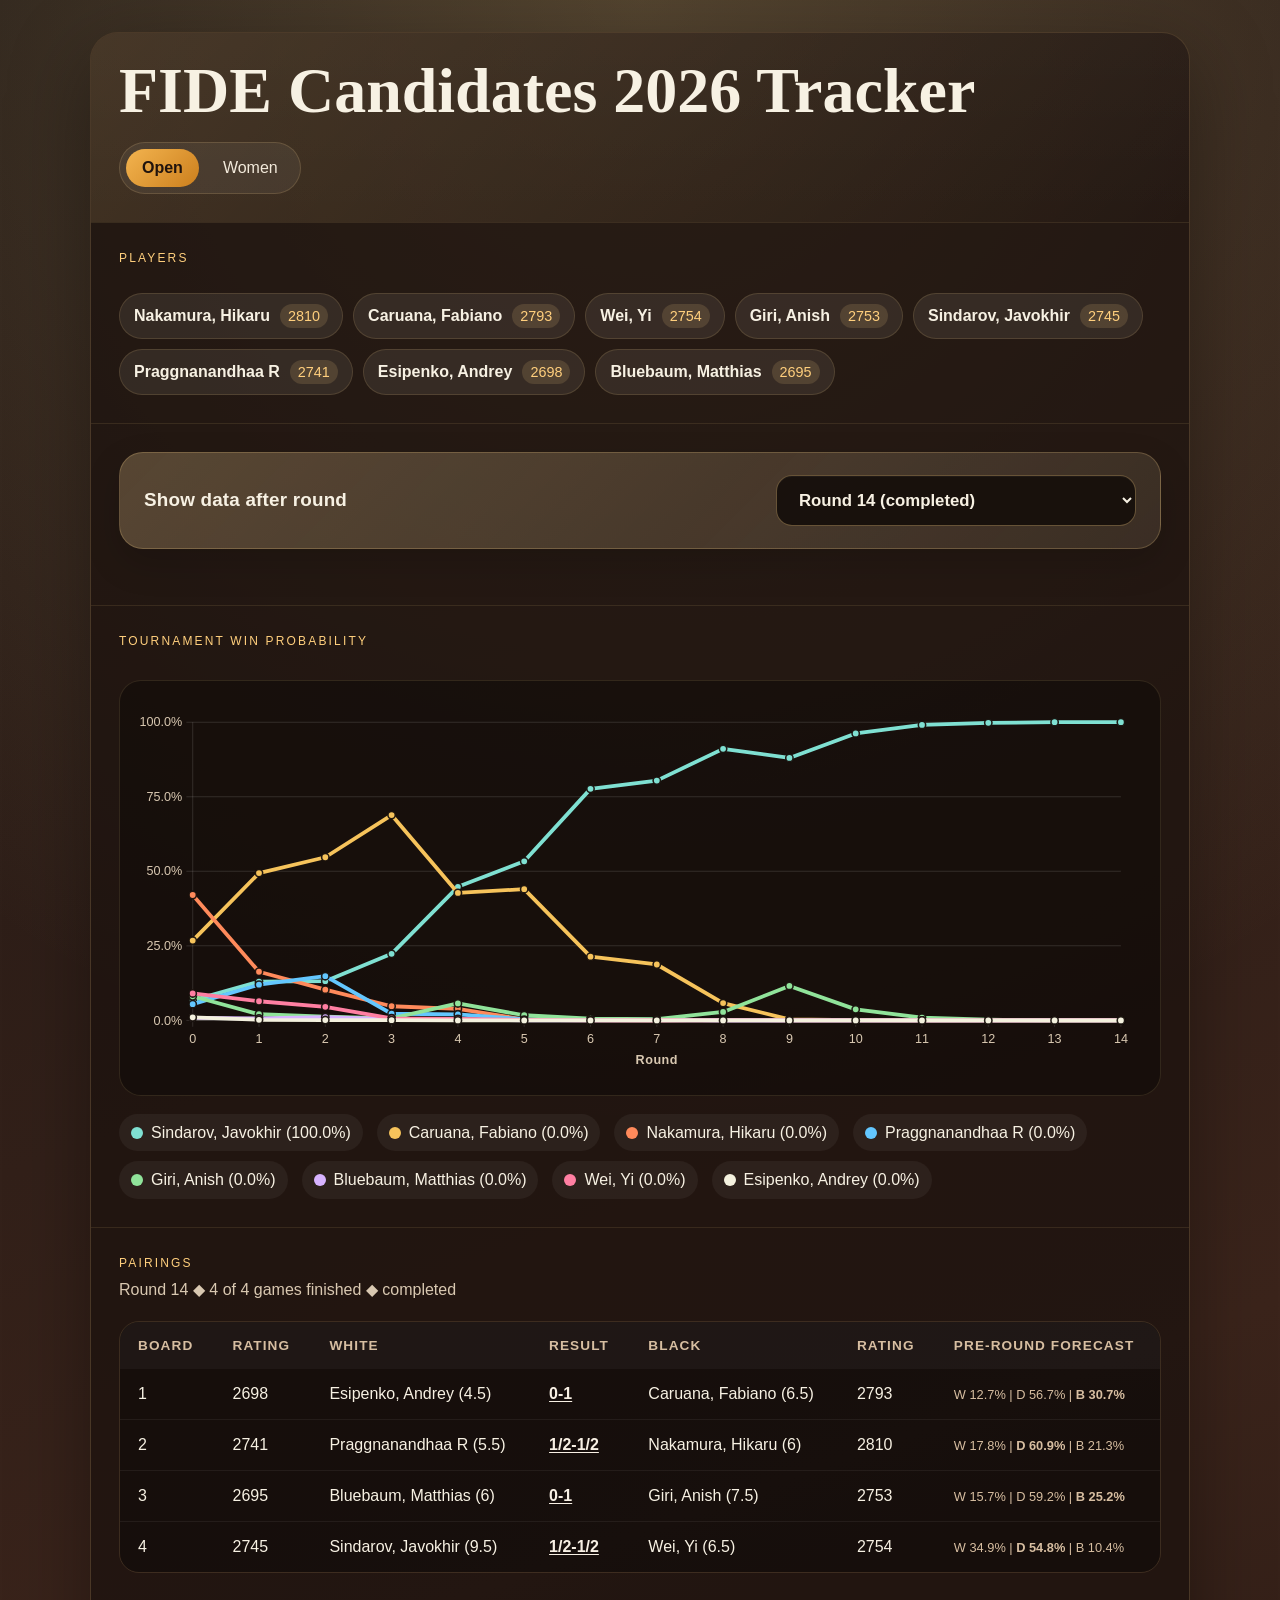
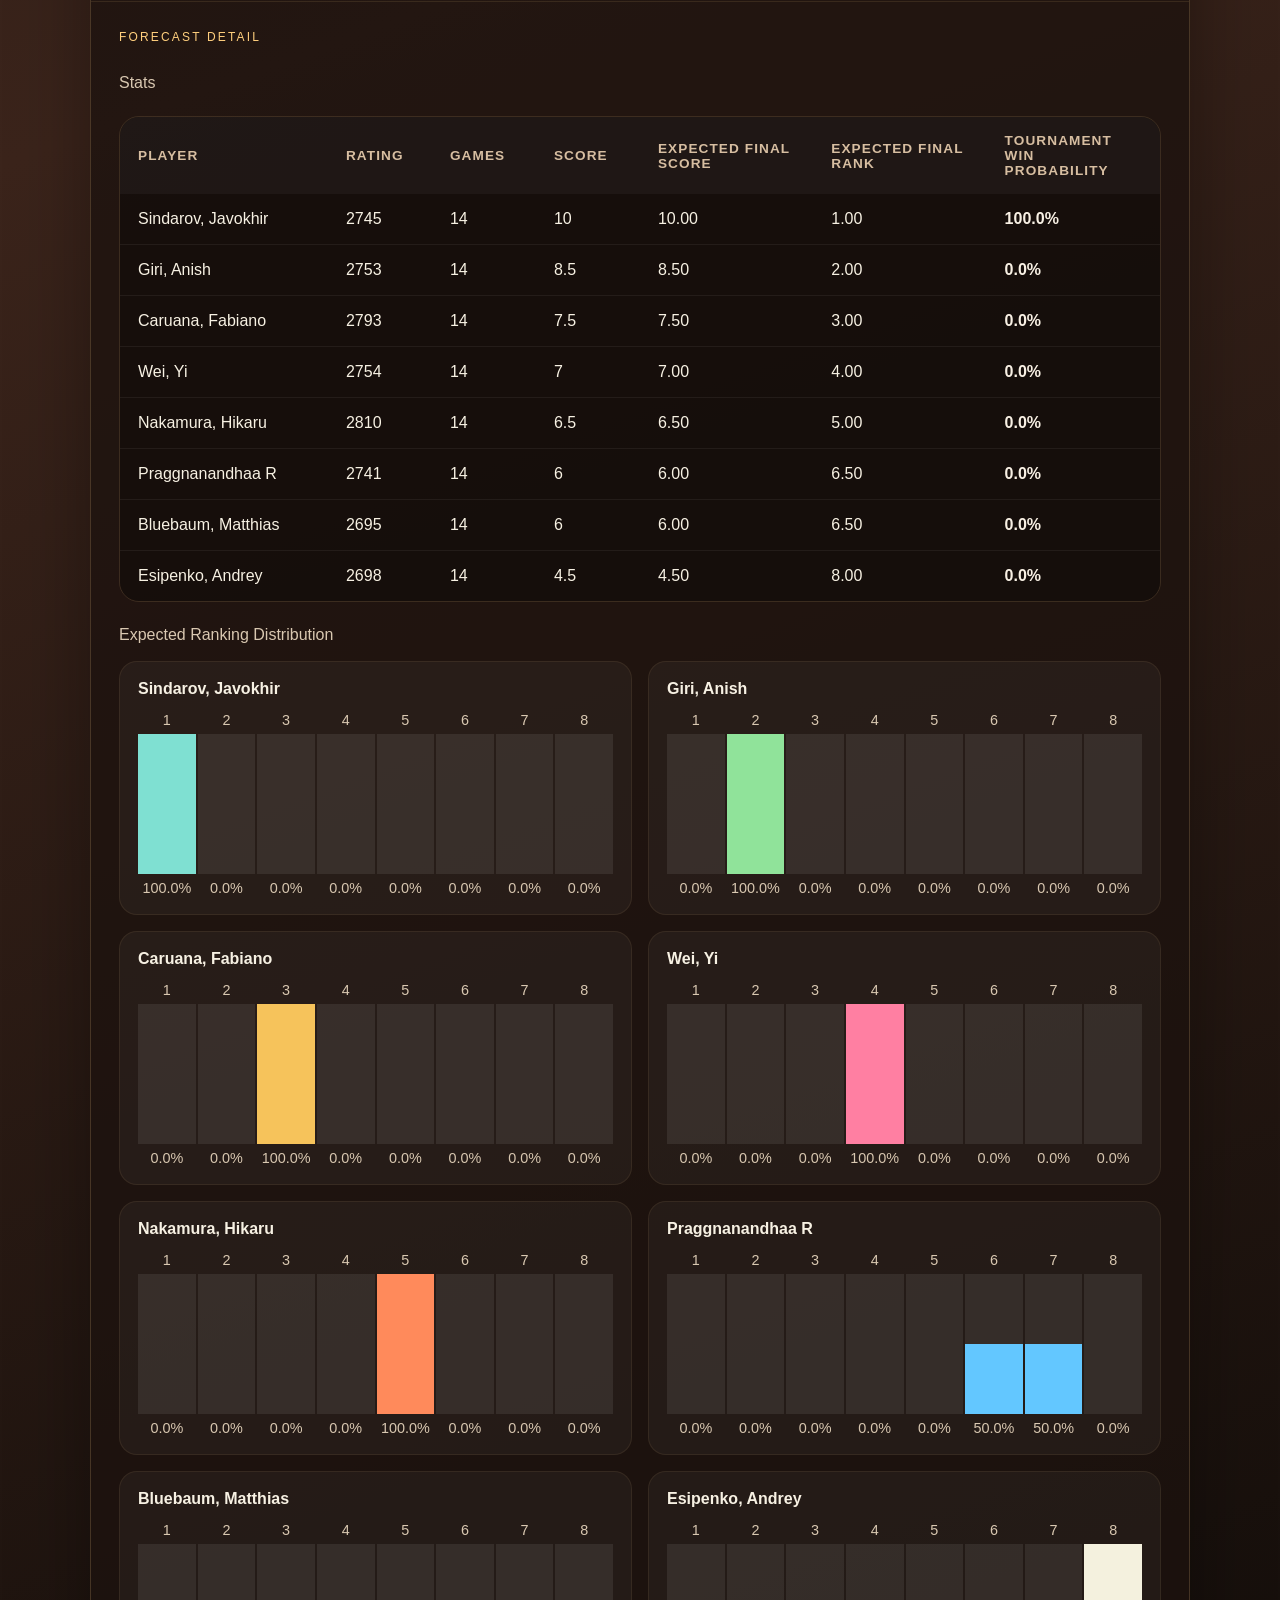
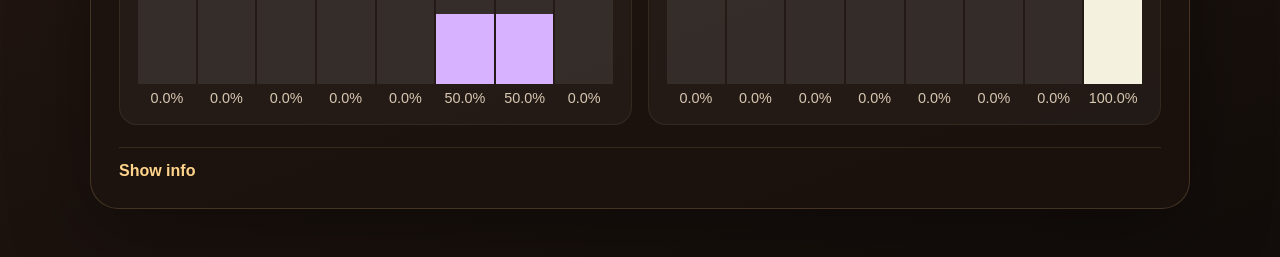
<file: index.html>
<!doctype html>
<html lang="en">
  <head>
    <meta charset="UTF-8" />
    <meta name="viewport" content="width=device-width, initial-scale=1.0" />
    <title>Candidates 2026 Tracker</title>
    <meta
      name="description"
      content="Track the 2026 FIDE Candidates Tournament by round."
    />
    <link rel="icon" href="/favicon.svg" type="image/svg+xml" />
    <link rel="stylesheet" href="/src/styles.css" />
  </head>
  <body>
    <div id="root"></div>
    <script src="/vendor/react.development.js"></script>
    <script src="/vendor/react-dom.development.js"></script>
    <script type="module" src="/src/main.js"></script>
  </body>
  </html>
</file>
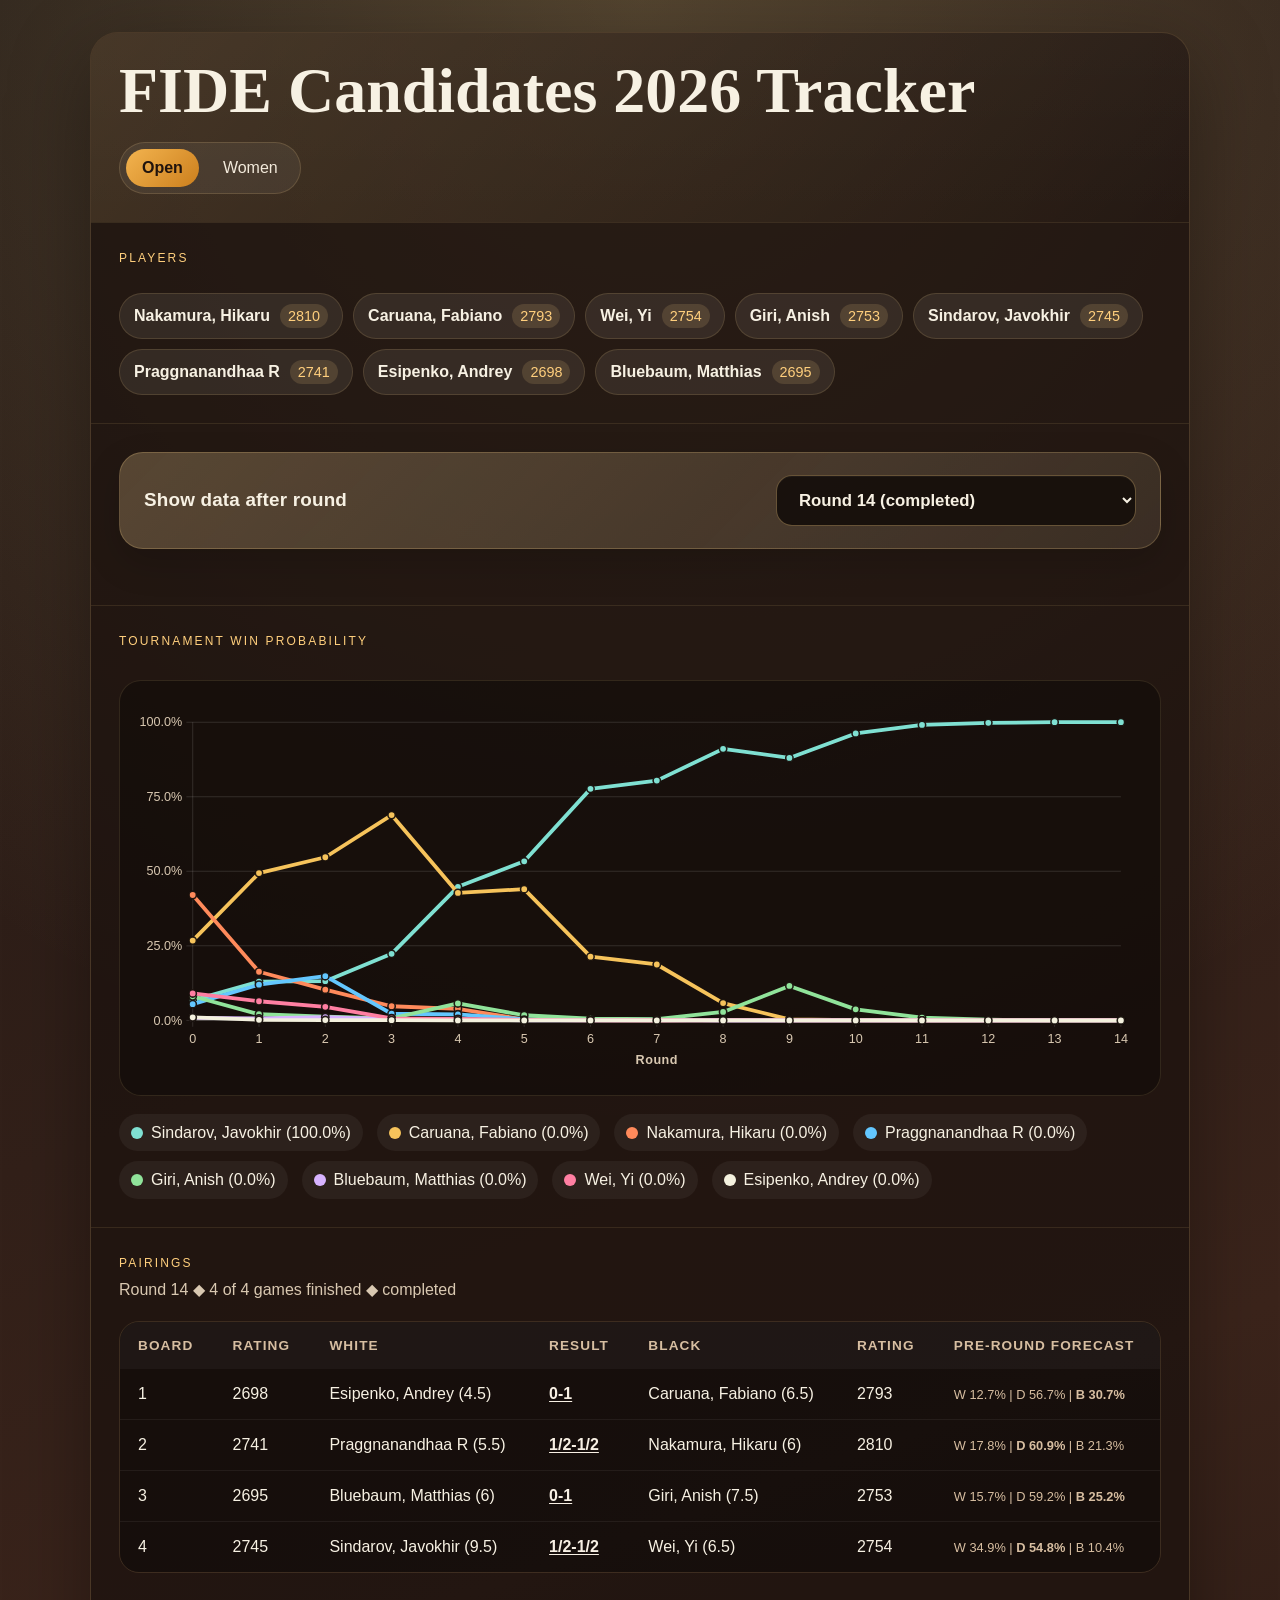
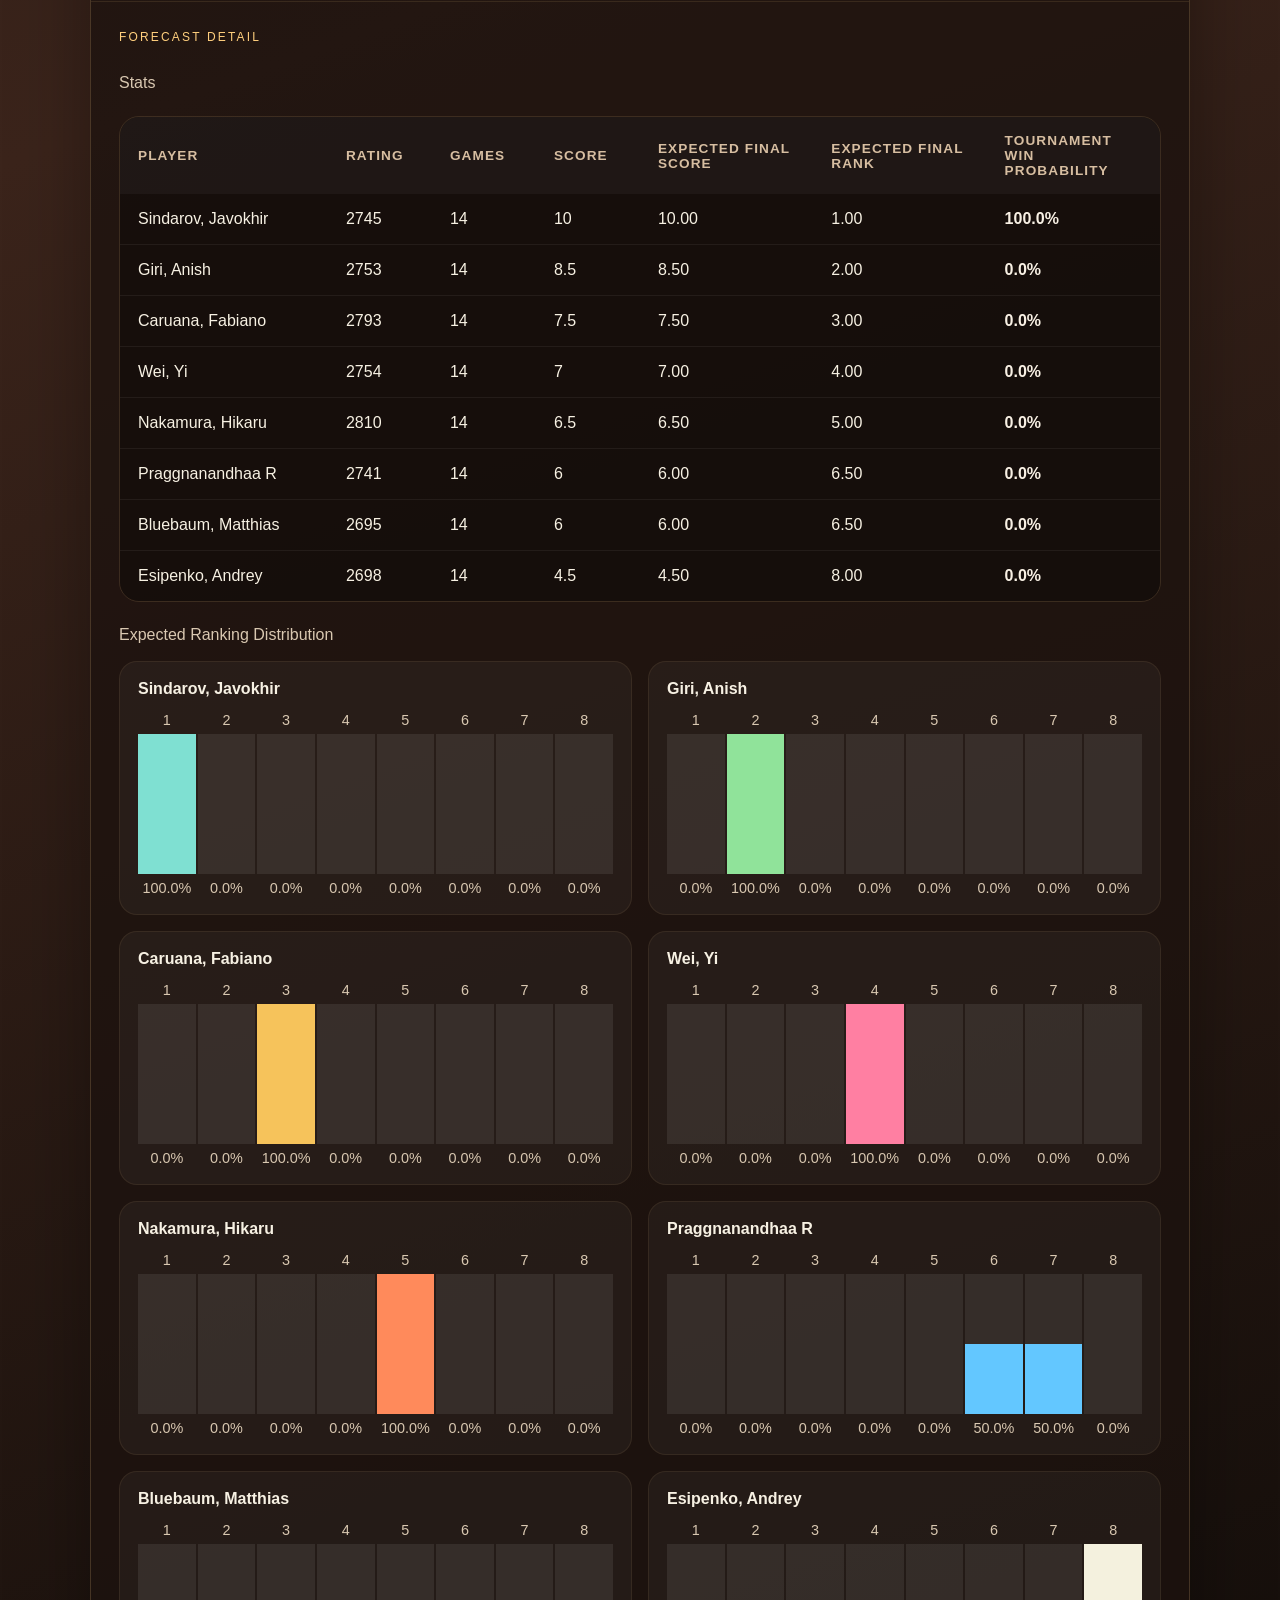
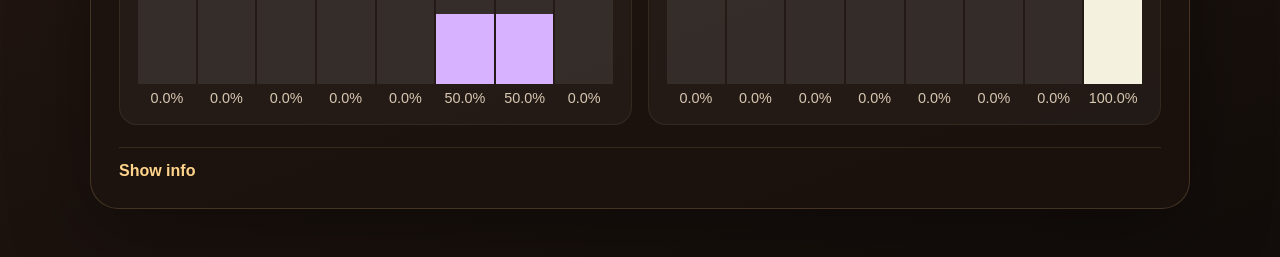
<file: open/index.html>
<!doctype html>
<html lang="en">
  <head>
    <meta charset="UTF-8" />
    <meta name="viewport" content="width=device-width, initial-scale=1.0" />
    <title>Candidates 2026 Tracker</title>
    <meta
      name="description"
      content="Track the 2026 FIDE Candidates Tournament by round."
    />
    <link rel="icon" href="/favicon.svg" type="image/svg+xml" />
    <link rel="stylesheet" href="/src/styles.css" />
  </head>
  <body>
    <div id="root"></div>
    <script src="/vendor/react.development.js"></script>
    <script src="/vendor/react-dom.development.js"></script>
    <script type="module" src="/src/main.js"></script>
  </body>
</html>
</file>
<file: src/styles.css>
:root {
  font-family: "IBM Plex Sans", "Avenir Next", sans-serif;
  color: #f7f1e3;
  background:
    radial-gradient(circle at top, rgba(207, 178, 114, 0.28), transparent 32%),
    linear-gradient(160deg, #201815 0%, #3b241b 45%, #120d0a 100%);
  color-scheme: dark;
  font-synthesis: none;
  text-rendering: optimizeLegibility;
  -webkit-font-smoothing: antialiased;
  -moz-osx-font-smoothing: grayscale;
}

* {
  box-sizing: border-box;
}

body {
  margin: 0;
  min-width: 320px;
  min-height: 100vh;
}

a {
  color: #ffd48a;
}

button {
  font: inherit;
}

.page-shell {
  min-height: 100vh;
  padding: 32px 20px 48px;
}

.app-card {
  width: min(1100px, 100%);
  margin: 0 auto;
  background: rgba(29, 19, 15, 0.78);
  border: 1px solid rgba(255, 212, 138, 0.18);
  border-radius: 28px;
  box-shadow: 0 24px 80px rgba(0, 0, 0, 0.35);
  overflow: hidden;
}

.hero,
.players-panel,
.simulation-panel,
.rounds-panel {
  padding: 28px;
}

.hero {
  background:
    linear-gradient(135deg, rgba(255, 212, 138, 0.15), rgba(255, 212, 138, 0)),
    linear-gradient(180deg, rgba(255, 255, 255, 0.02), rgba(255, 255, 255, 0));
}

.eyebrow,
.section-kicker {
  margin: 0 0 10px;
  text-transform: uppercase;
  letter-spacing: 0.18em;
  font-size: 0.75rem;
  color: #ffcf7d;
}

.hero h1,
.rounds-header h2,
.players-panel h2 {
  margin: 0;
  font-family: Georgia, "Times New Roman", serif;
  font-weight: 700;
}

.hero h1 {
  font-size: clamp(2.3rem, 5vw, 4.3rem);
  line-height: 0.95;
}

.lede {
  margin: 16px 0 0;
  max-width: 44rem;
  font-size: 1.05rem;
  color: #eadfcd;
}

.division-toggle {
  display: inline-flex;
  gap: 8px;
  margin-top: 20px;
  padding: 6px;
  border-radius: 999px;
  background: rgba(255, 255, 255, 0.06);
  border: 1px solid rgba(255, 212, 138, 0.16);
}

.division-tab {
  display: inline-flex;
  align-items: center;
  justify-content: center;
  border: 0;
  border-radius: 999px;
  padding: 10px 16px;
  background: transparent;
  color: #f3eadb;
  cursor: pointer;
  text-decoration: none;
}

.division-tab.active {
  background: linear-gradient(135deg, #f3b44f, #cc7f1d);
  color: #21140d;
  font-weight: 700;
}

.hero-meta {
  display: flex;
  flex-wrap: wrap;
  gap: 12px 18px;
  margin-top: 20px;
  font-size: 0.95rem;
  color: #d6c5af;
}

.players-panel {
  border-top: 1px solid rgba(255, 212, 138, 0.1);
}

.players-grid {
  display: flex;
  flex-wrap: wrap;
  gap: 10px;
  margin-top: 16px;
}

.player-pill {
  display: inline-flex;
  align-items: center;
  gap: 10px;
  padding: 10px 14px;
  border-radius: 999px;
  background: rgba(255, 248, 237, 0.08);
  border: 1px solid rgba(255, 212, 138, 0.14);
}

.player-name {
  font-weight: 600;
}

.player-rating {
  padding: 4px 8px;
  border-radius: 999px;
  background: rgba(255, 212, 138, 0.14);
  color: #ffcf7d;
  font-size: 0.9rem;
  font-variant-numeric: tabular-nums;
}

.rounds-panel {
  border-top: 1px solid rgba(255, 212, 138, 0.1);
}

.simulation-panel {
  border-top: 1px solid rgba(255, 212, 138, 0.1);
}

.rounds-header {
  display: flex;
  justify-content: space-between;
  gap: 16px;
  align-items: end;
  margin-bottom: 18px;
}

.round-summary {
  color: #d9c8b1;
}

.model-note {
  margin: 12px 0 0;
  max-width: 56rem;
  color: #e3d3bf;
}

.info-intro,
.info-paragraph {
  margin-bottom: 28px;
}

.source-links-row {
  display: flex;
  flex-wrap: wrap;
  gap: 12px 18px;
  margin-top: 16px;
}

.source-links-block + .source-links-block {
  margin-top: 18px;
}

.source-links-heading {
  display: block;
  margin-bottom: 8px;
  color: #d9c8b1;
  font-size: 0.9rem;
  font-weight: 700;
  letter-spacing: 0.04em;
  text-transform: uppercase;
}

.simulation-loading {
  margin-top: 22px;
  padding: 18px 20px;
  border-radius: 18px;
  background: rgba(255, 255, 255, 0.05);
  color: #eadfcd;
}

.round-filter-bar {
  display: flex;
  align-items: center;
  justify-content: space-between;
  gap: 16px;
  margin-bottom: 28px;
  padding: 22px 24px;
  border-radius: 24px;
  background:
    linear-gradient(135deg, rgba(255, 212, 138, 0.2), rgba(255, 212, 138, 0.06)),
    rgba(255, 255, 255, 0.05);
  border: 1px solid rgba(255, 212, 138, 0.22);
  box-shadow: 0 14px 36px rgba(0, 0, 0, 0.16);
}

.chart-wrap {
  margin-top: 22px;
  padding: 16px;
  border-radius: 22px;
  background: rgba(12, 8, 6, 0.5);
  border: 1px solid rgba(255, 212, 138, 0.12);
  overflow-x: auto;
}

.history-chart {
  width: 100%;
  min-width: 860px;
  height: auto;
}

.chart-grid line,
.chart-axis line {
  stroke: rgba(255, 255, 255, 0.12);
  stroke-width: 1;
}

.chart-axis text {
  fill: #d9c8b1;
  font-size: 12px;
}

.chart-axis-label {
  font-weight: 600;
  letter-spacing: 0.04em;
}

.chart-line {
  fill: none;
  stroke-width: 3;
  stroke-linecap: round;
  stroke-linejoin: round;
  transition: opacity 140ms ease;
}

.chart-point {
  stroke: rgba(24, 17, 13, 0.95);
  stroke-width: 1.5;
  transition:
    r 120ms ease,
    opacity 140ms ease;
}

.chart-point.active {
  stroke: #fff7ea;
  stroke-width: 2;
}

.chart-series.is-dimmed .chart-line,
.chart-series.is-dimmed .chart-point {
  opacity: 0.18;
}

.chart-series.is-highlighted .chart-line {
  stroke-width: 3.6;
}

.chart-hit-area {
  fill: transparent;
  cursor: pointer;
}

.chart-tooltip rect {
  fill: rgba(18, 13, 10, 0.96);
  stroke: rgba(255, 212, 138, 0.2);
}

.chart-tooltip-title,
.chart-tooltip-body {
  fill: #f7f1e3;
}

.chart-tooltip-title {
  font-size: 12px;
  font-weight: 700;
}

.chart-tooltip-body {
  font-size: 12px;
}

.chart-point-label-box {
  fill: rgba(18, 13, 10, 0.94);
  stroke: rgba(255, 212, 138, 0.22);
}

.chart-point-label-text {
  fill: #f7f1e3;
  font-size: 11px;
  font-weight: 700;
  pointer-events: none;
}

.chart-legend {
  display: flex;
  flex-wrap: wrap;
  gap: 10px 14px;
  margin-top: 18px;
}

.legend-item {
  display: inline-flex;
  align-items: center;
  gap: 8px;
  padding: 8px 12px;
  border: 0;
  border-radius: 999px;
  background: rgba(255, 255, 255, 0.05);
  color: inherit;
  cursor: pointer;
  transition:
    opacity 140ms ease,
    background 140ms ease,
    transform 140ms ease;
}

.legend-item:hover {
  transform: translateY(-1px);
}

.legend-item.is-active {
  background: rgba(255, 255, 255, 0.12);
}

.legend-item.is-dimmed {
  opacity: 0.4;
}

.legend-text {
  line-height: 1.35;
}

.legend-swatch {
  width: 12px;
  height: 12px;
  border-radius: 999px;
}

.simulation-table {
  margin-top: 22px;
}

.compact-table {
  max-width: 520px;
}

.distribution-description {
  padding: 0;
  margin: 0 0 18px;
  color: #e3d3bf;
  line-height: 1.5;
}

.show-more {
  margin-top: 22px;
  border-top: 1px solid rgba(255, 212, 138, 0.12);
  padding-top: 14px;
}

.show-more summary {
  cursor: pointer;
  color: #ffd48a;
  font-weight: 600;
  list-style: none;
}

.show-more summary::-webkit-details-marker {
  display: none;
}

.show-more-content {
  margin-top: 14px;
}

.distribution-grid {
  display: grid;
  grid-template-columns: repeat(2, minmax(0, 1fr));
  gap: 16px;
}

.distribution-card {
  padding: 18px;
  border-radius: 18px;
  background: rgba(255, 255, 255, 0.04);
  border: 1px solid rgba(255, 212, 138, 0.08);
}

.distribution-player {
  margin: 0 0 14px;
  font-size: 1rem;
  color: #f7f1e3;
}

.distribution-bars {
  display: grid;
  grid-template-columns: repeat(8, minmax(0, 1fr));
  gap: 2px;
  align-items: end;
}

.distribution-bar-row {
  display: grid;
  grid-template-rows: auto 140px auto;
  gap: 6px;
  justify-items: center;
}

.distribution-rank,
.distribution-value {
  font-size: 0.9rem;
  color: #d9c8b1;
  font-variant-numeric: tabular-nums;
}

.distribution-bar-track {
  width: 100%;
  max-width: 100%;
  height: 140px;
  border-radius: 0;
  background: rgba(255, 255, 255, 0.08);
  overflow: hidden;
  display: flex;
  align-items: end;
}

.distribution-bar-fill {
  width: 100%;
  border-radius: 0;
}

.distribution-label {
  color: #f7f1e3;
  font-weight: 700;
  font-size: 1.18rem;
  letter-spacing: 0.01em;
}

.distribution-select {
  min-width: 360px;
  padding: 14px 18px;
  border-radius: 16px;
  border: 1px solid rgba(255, 212, 138, 0.34);
  background: rgba(24, 17, 13, 0.98);
  color: #f7f1e3;
  font-size: 1.05rem;
  font-weight: 600;
  box-shadow: inset 0 1px 0 rgba(255, 255, 255, 0.04);
}

.round-tabs {
  display: flex;
  flex-wrap: wrap;
  gap: 10px;
  margin-top: 22px;
}

.round-tab {
  padding: 10px 14px;
  border: 0;
  border-radius: 999px;
  background: rgba(255, 255, 255, 0.06);
  color: #f3eadb;
  cursor: pointer;
  transition:
    transform 160ms ease,
    background 160ms ease;
}

.round-tab:hover {
  transform: translateY(-1px);
  background: rgba(255, 255, 255, 0.11);
}

.round-tab.active {
  background: linear-gradient(135deg, #f3b44f, #cc7f1d);
  color: #21140d;
  font-weight: 700;
}

.table-wrap {
  margin-top: 22px;
  overflow-x: auto;
  border-radius: 20px;
  border: 1px solid rgba(255, 212, 138, 0.12);
}

.subsection-title {
  margin: 0 0 14px;
  font-size: 1rem;
  font-weight: 500;
  color: #d9c8b1;
  line-height: 1.4;
}

table {
  width: 100%;
  border-collapse: collapse;
  min-width: 640px;
  background: rgba(14, 10, 8, 0.55);
}

.stats-table {
  table-layout: fixed;
}

.stats-col-player {
  width: 20%;
}

.stats-col-metric {
  width: 16.67%;
}

.stats-col-thin {
  width: 10%;
}

th,
td {
  padding: 16px 18px;
  text-align: left;
}

thead th {
  font-size: 0.85rem;
  text-transform: uppercase;
  letter-spacing: 0.08em;
  color: #d7bea1;
  background: rgba(255, 255, 255, 0.04);
}

tbody tr + tr td {
  border-top: 1px solid rgba(255, 255, 255, 0.06);
}

.pending-result,
.final-result {
  font-weight: 700;
}

.pending-result {
  color: #ffd48a;
}

.final-result {
  color: #f8f0e4;
}

.live-game-link {
  color: inherit;
  text-decoration: underline;
  text-decoration-thickness: 1px;
  text-underline-offset: 0.12em;
}

.live-result-stack,
.live-meta-stack {
  display: inline-flex;
  flex-direction: column;
  gap: 2px;
}

.live-eval-label {
  font-size: 0.8rem;
  font-weight: 500;
  color: #d7bea1;
  white-space: nowrap;
}

.forecast-cell {
  white-space: nowrap;
}

.pairing-odds {
  font-size: 0.8rem;
  font-weight: 500;
  color: #d7bea1;
  white-space: nowrap;
}

@media (max-width: 720px) {
  .page-shell {
    padding: 16px 12px 24px;
  }

  .hero,
  .players-panel,
  .simulation-panel,
  .rounds-panel {
    padding: 20px;
  }

  .rounds-header {
    align-items: start;
    flex-direction: column;
  }

  .round-filter-bar {
    flex-direction: column;
    align-items: stretch;
  }

  .distribution-select {
    min-width: 0;
    width: 100%;
  }

  .distribution-grid {
    grid-template-columns: 1fr;
  }

  .distribution-bars {
    gap: 2px;
  }
}
</file>
